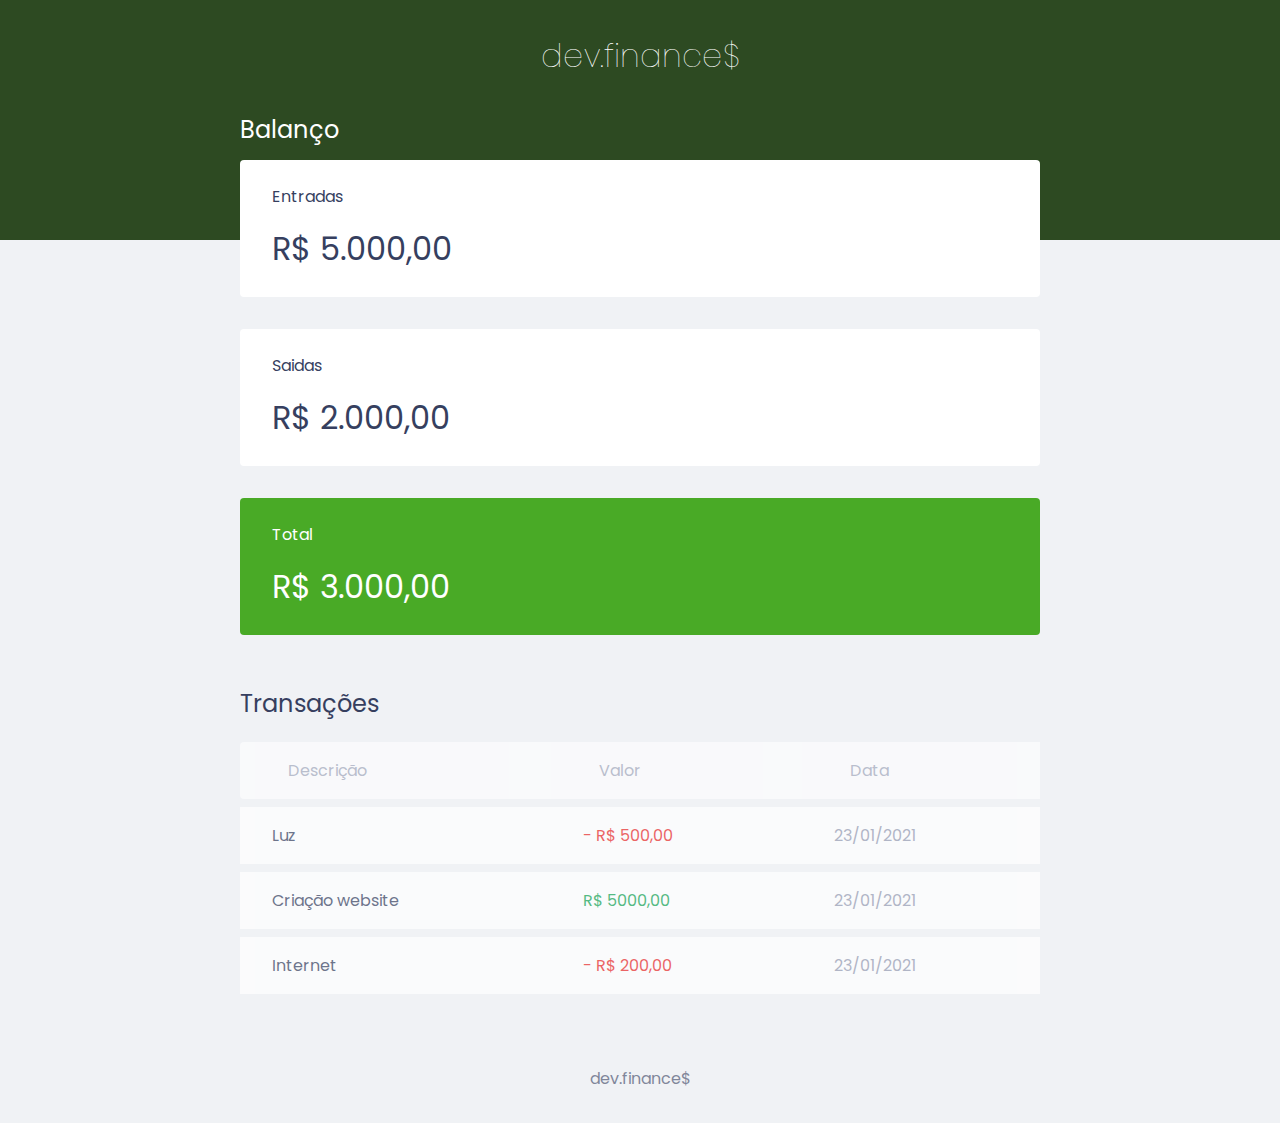
<file: Aula 1/index.html>
<!DOCTYPE html>
<html lang="pt-br">
  <head>
    <meta charset="UTF-8" />
    <meta http-equiv="X-UA-Compatible" content="IE=edge" />
    <meta name="viewport" content="width=device-width, initial-scale=1.0" />
    <link rel="stylesheet" href="style.css" />
    <link
      rel="icon"
      href="https://encrypted-tbn0.gstatic.com/images?q=tbn:ANd9GcQLAUvfz8dT0rE_Yj1sDX6f8_cTxcSSO4J83f_yQqJPNYMypRWSN3Qv7-w4cU3UBB8O8glRDt3cXu8&usqp=CAU"
    />
    <link rel="preconnect" href="https://fonts.gstatic.com">
<link href="https://fonts.googleapis.com/css2?family=Poppins:ital,wght@0,100;0,200;0,300;0,400;0,500;0,600;0,700;0,800;0,900;1,100;1,200;1,300;1,400;1,500;1,600;1,700;1,800;1,900&display=swap" rel="stylesheet">
    <title>dev.finance$</title>
  </head>
  <body>
    <header>
      <h1 id="logo">dev.finance$</h1>
    </header>
    <main class="container">
      <section id="balance">
        <h2>Balanço</h2>

        <div class="card">
            <h3>Entradas</h3>
            <p>R$ 5.000,00</p>
        </div>
        <div class="card">
            <h3>Saidas</h3>
            <p>R$ 2.000,00</p>
        </div>
        <div class="card total">
            <h3>Total</h3>
            <p>R$ 3.000,00</p>
        </div>
      </section>
      <section id="transaction">
        <h2>Transações</h2>
        <table id="data-table">
          <thead>
            <tr>
              <th>Descrição</th>
              <th>Valor</th>
              <th>Data</th>
            </tr>
          </thead>
          <tbody>
            <tr>
              <td class="description">Luz</td>
              <td class="expense">- R$ 500,00</td>
              <td class="date">23/01/2021</td>
            </tr>
            <tr>
              <td class="description">Criação website</td>
              <td class="income">R$ 5000,00</td>
              <td class="date">23/01/2021</td>
            </tr>
            <tr>
              <td class="description">Internet</td>
              <td class="expense">- R$ 200,00</td>
              <td class="date">23/01/2021</td>
            </tr>
          </tbody>
        </table>
      </section>
    </main>
    <footer>
      <p>dev.finance$</p>
    </footer>
  </body>
</html>
</file>
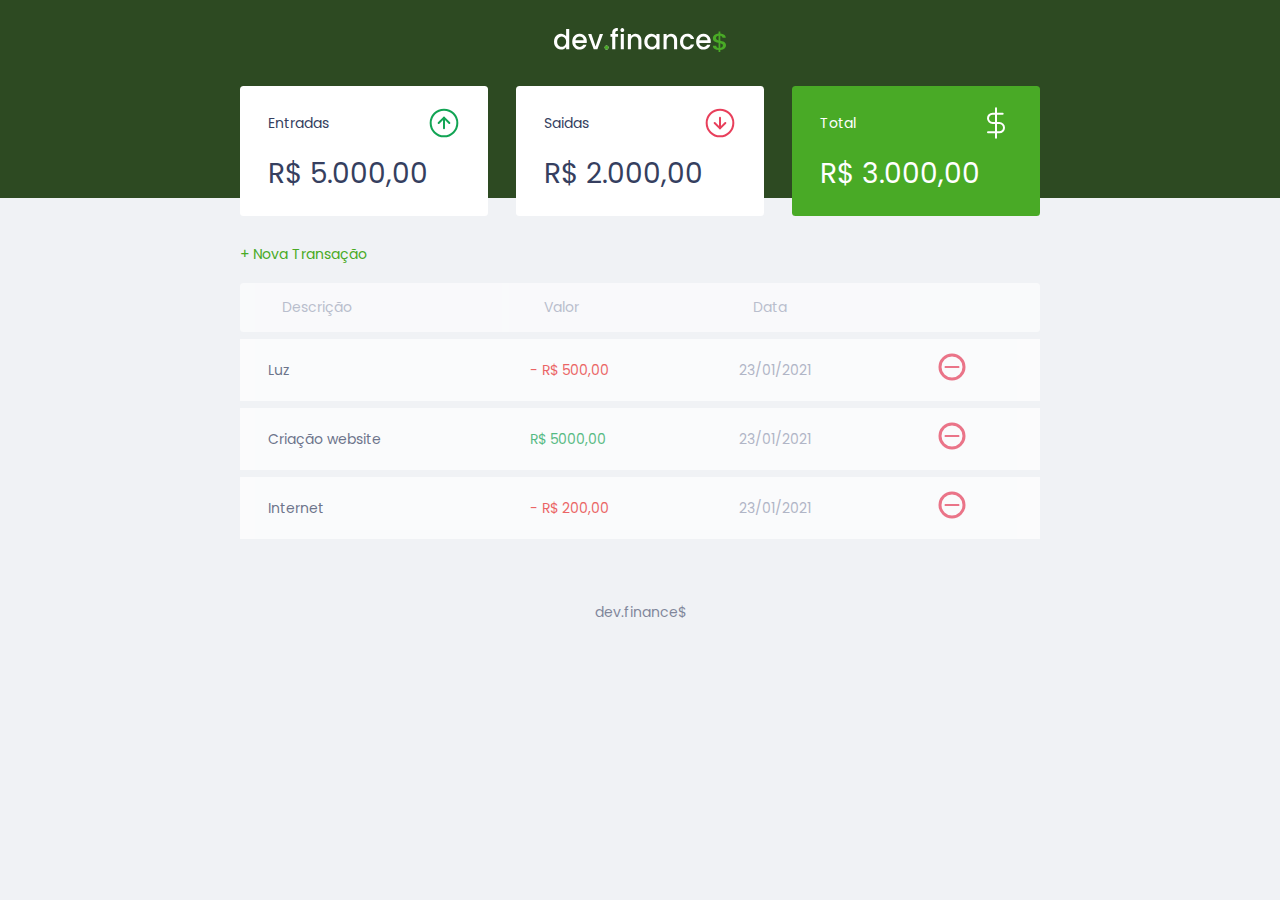
<file: Aula 2/index.html>
<!DOCTYPE html>
<html lang="pt-br">
  <head>
    <meta charset="UTF-8" />
    <meta http-equiv="X-UA-Compatible" content="IE=edge" />
    <meta name="viewport" content="width=device-width, initial-scale=1.0" />
    <link rel="stylesheet" href="style.css" />
    <link
      rel="icon"
      href="https://encrypted-tbn0.gstatic.com/images?q=tbn:ANd9GcQLAUvfz8dT0rE_Yj1sDX6f8_cTxcSSO4J83f_yQqJPNYMypRWSN3Qv7-w4cU3UBB8O8glRDt3cXu8&usqp=CAU"
    />
    <link rel="preconnect" href="https://fonts.gstatic.com">
<link href="https://fonts.googleapis.com/css2?family=Poppins:ital,wght@0,100;0,200;0,300;0,400;0,500;0,600;0,700;0,800;0,900;1,100;1,200;1,300;1,400;1,500;1,600;1,700;1,800;1,900&display=swap" rel="stylesheet">
    <title>dev.finance$</title>
  </head>
  <body>
    <header>
      <img src="./assets/logo.svg" alt="Logo Dev Finance">
    </header>
    <main class="container">
      <section id="balance">
        <h2 class="sr-only">Balanço</h2>

        <div class="card">
            <h3>
                <span>
                    Entradas
                </span>
                <img src="./assets/income.svg" alt="Image de entrada">
            </h3>
            <p>R$ 5.000,00</p>
        </div>
        <div class="card">
           <h3> 
           <span>
              Saidas
            </span>
            <img src="./assets/expense.svg" alt="Image de saídas">
          </h3>
            <p>R$ 2.000,00</p>
        </div>
        <div class="card total">
          <h3>
            <span>
               Total
            </span>
            <img src="./assets/total.svg" alt="Image de total">
          </h3>
            <p>R$ 3.000,00</p>
        </div>
      </section>
      <section id="transaction">
        <h2 class="sr-only">Transações</h2>

        <a href="#" onclick="Modal.open()" class="button new">+ Nova Transação</a>
        <table id="data-table">
          <thead>
            <tr>
              <th>Descrição</th>
              <th>Valor</th>
              <th>Data</th>
              <th></th>
            </tr>
          </thead>
          <tbody>
            <tr>
              <td class="description">Luz</td>
              <td class="expense">- R$ 500,00</td>
              <td class="date">23/01/2021</td>
              <td>
              <img src="./assets/minus.svg" alt="Remover transação">
              </td>
            </tr>
            <tr>
              <td class="description">Criação website</td>
              <td class="income">R$ 5000,00</td>
              <td class="date">23/01/2021</td>
              <td>
                <img src="./assets/minus.svg" alt="Remover transação">
                </td>
            </tr>
            <tr>
              <td class="description">Internet</td>
              <td class="expense">- R$ 200,00</td>
              <td class="date">23/01/2021</td>
              <td>
                <img src="./assets/minus.svg" alt="Remover transação">
                </td>
            </tr>
          </tbody>
        </table>
      </section>
    </main>

    <div class="modal-overlay">
      <div class="modal">
         <div class="form">
            <h2>Nova Transação</h2>
            <form action="">
               <div class="input-group">
                  <label class="sr-only" for="description">Descrição</label>
                <input
                    type="text"
                    id="description"
                    name="description"
                    placeholder="Descrição"
                />
               </div>

               <div class="input-group">
                <label class="sr-only" for="description">Valor</label>
                <input
                    type="number"
                    step="0.01"
                    id="amount"
                    name="amount"
                    placeholder="0,00"
                />
                <small class="help">Use o sinal - (negativo) para despesas e , (vírgula) para casas decimais</small>
             </div>

             <div class="input-group">
              <label class="sr-only" for="date">Data</label>
            <input
                type="date"
                id="date"
                name="date"
            />
             </div>

             <div class="input-group actions">
                 <a onclick="Modal.close()" href="#" class="button cancel">Cancelar</a>
                 <button>Salvar</button>
             </div>
          </form>
       </div>
    </div>
  </div>

    <footer>
      <p>dev.finance$</p>
    </footer>
    <script src="script.js"></script>
  </body>
</html>
</file>
<file: Aula 1/style.css>
* {
 margin: 0;
 padding: 0;
 box-sizing: border-box;
}

body {
 background:  #f0f2f5;
 font-family: 'Poppins', sans-serif;
}

.container {
 width: min(90vw, 800px);
 margin: auto;
}

h2 {
 margin-top: 3.2rem;
 margin-bottom: 0.8rem;
 color: #363f5f;
 font-weight: normal;
}

header {
 background: #2d4a22;
 padding: 2rem 0 10rem;
 text-align: center;
}

#logo {
 color: #fff;
 font-weight: 100;
}

#balance {
 margin-top: -8rem;
}

#balance h2 {
 color: #fff;
 margin-top: 0;
}

.card {
 background: #fff;
 padding: 1.5rem 2rem;
 border-radius: 0.25rem;
 margin-bottom: 2rem;
 color: #363f5f;
}

.card h3 {
 font-weight: normal;
 font-size: 1rem;
}

.card p {
 font-size: 2rem;
 line-height: 3rem;
 margin-top: 1rem;
}

.card.total {
 background: #49aa26;
 color: #fff;
}

#data-table {
 width: 100%;
 border-spacing: 0 0.5rem;
 color: #969cb3;
}

table th {
 background: #fff;
 opacity: 0.6;
 font-weight: normal;
 padding: 1rem 3rem;
 text-align: left;
}

table tbody tr {
 opacity: 0.7;
}
   
table tbody tr:hover {
 opacity: 1;
}

table td {
 background: #fff;
 padding: 1rem 2rem;
}

td.description {
 color: #363f5f;
}

td.income {
 color: #12a454;
}

td.expense {
 color: #e92929;
}

table thead tr th:first-child,
table thead tr td:first-child {
 border-radius: 0.25rem 0 0 0.25rem;
}

footer {
 text-align: center;
 padding: 4rem 0 2rem;
 color: #363f5f;
 opacity: 0.6;
}
</file>
<file: Aula 2/style.css>
* {
    margin: 0;
    padding: 0;
    box-sizing: border-box;
   }

   html {
    font-size: 93.75%;
   }
   
   body {
    background:  #f0f2f5;
    font-family: 'Poppins', sans-serif;
   }

   .sr-only {
    position: absolute;
    width: 1px;
    height: 1px;
    margin: -1px;
    overflow: hidden;
    clip: rect(0, 0, 0, 0);
    white-space: nowrap;
    border-width: 0;
   }
   
   .container {
    width: min(90vw, 800px);
    margin: auto;
   }
   
   h2 {
    margin-top: 3.2rem;
    margin-bottom: 0.8rem;
    color: #363f5f;
    font-weight: normal;
   }

   a {
    color: #49aa26;
    text-decoration: none;
   }

   a:hover {
    color: #3dd705;
   }

   .button.new {
    display: inline-block;
    margin-bottom: .8rem;
   }

   button {
    width: 100%;
    height: 50px;
    border: none;
    color: #fff;
    background: #49aa26;
    padding: 0;
    border-radius: 0.25rem;
    cursor: pointer;
   }

   button:hover {
    background: #3dd705;
   }

   .button.cancel {
    color: #e92929;
    border: 2px #e92929 solid;
    border-radius: 0.25rem;
    height: 50px;
    display: flex;
    align-items: center;
    justify-content: center;
    opacity: 0.6;
   }

   .button.cancel:hover {
    opacity: 1;
   }
   
   header {
    background: #2d4a22;
    padding: 2rem 0 10rem;
    text-align: center;
   }
   
   #logo {
    color: #fff;
    font-weight: 100;
   }
   
   #balance {
    margin-top: -8rem;
   }
   
   #balance h2 {
    color: #fff;
    margin-top: 0;
   }
   
   .card {
    background: #fff;
    padding: 1.5rem 2rem;
    border-radius: 0.25rem;
    margin-bottom: 2rem;
    color: #363f5f;
   }
   
   .card h3 {
    font-weight: normal;
    font-size: 1rem;
    display: flex;
    align-items: center;
    justify-content: space-between;
   }
   
   .card p {
    font-size: 2rem;
    line-height: 3rem;
    margin-top: 1rem;
   }
   
   .card.total {
    background: #49aa26;
    color: #fff;
   }

   #transaction {
    display: block;
    width: 100%;
    overflow-x: auto;
   }
   
   #data-table {
    width: 100%;
    border-spacing: 0 0.5rem;
    color: #969cb3;
   }
   
   table th {
    background: #fff;
    opacity: 0.6;
    font-weight: normal;
    padding: 1rem 3rem;
    text-align: left;
   }
   
   table tbody tr {
    opacity: 0.7;
   }
      
   table tbody tr:hover {
    opacity: 1;
   }
   
   table td {
    background: #fff;
    padding: 1rem 2rem;
   }
   
   td.description {
    color: #363f5f;
   }
   
   td.income {
    color: #12a454;
   }
   
   td.expense {
    color: #e92929;
   }
   
   table thead tr th:first-child,
   table thead tr td:first-child {
    border-radius: 0.25rem 0 0 0.25rem;
   }

   table thead tr th:last-child,
   table thead tr td:last-child {
    border-radius: 0 0.25rem 0.25rem 0;
   }

   .modal-overlay {
    width: 100%;
    height: 100%;
    background-color: rgba(0, 0, 0, 0.7);
    position: fixed;
    top: 0;
    display: flex;
    align-items: center;
    justify-content: center;
    opacity: 0;
    visibility: hidden;
   }

   .modal-overlay.active {
    opacity: 1;
    visibility: visible;
   }

   .modal {
    background: #f0f2f5;
    padding: 2.4rem;
   }

   #form {
    max-width: 500px;
   }

   #form h2 {
    margin-top: 0;
   }

   input {
    border: none;
    border-radius: 0.2rem;
    padding: 0.8rem;
    width: 100%;
   }

   .input-group {
    margin-top: 0.8rem;
   }

   .input-group small {
    opacity: 0.4;
   }

   .input-group.actions {
    display: flex;
    justify-content: space-between;
    align-items: center;
   }

   .input-group.actions .button,
   .input-group.actions button {
    width: 48%;
   }
   
   footer {
    text-align: center;
    padding: 4rem 0 2rem;
    color: #363f5f;
    opacity: 0.6;
   }

   @media (min-width: 800px) {
      html {
        font-size: 87.5%;
      }
     #balance {
         display: grid;
         grid-template-columns: 1fr 1fr 1fr;
         gap: 2rem;
     }
   }
</file>
